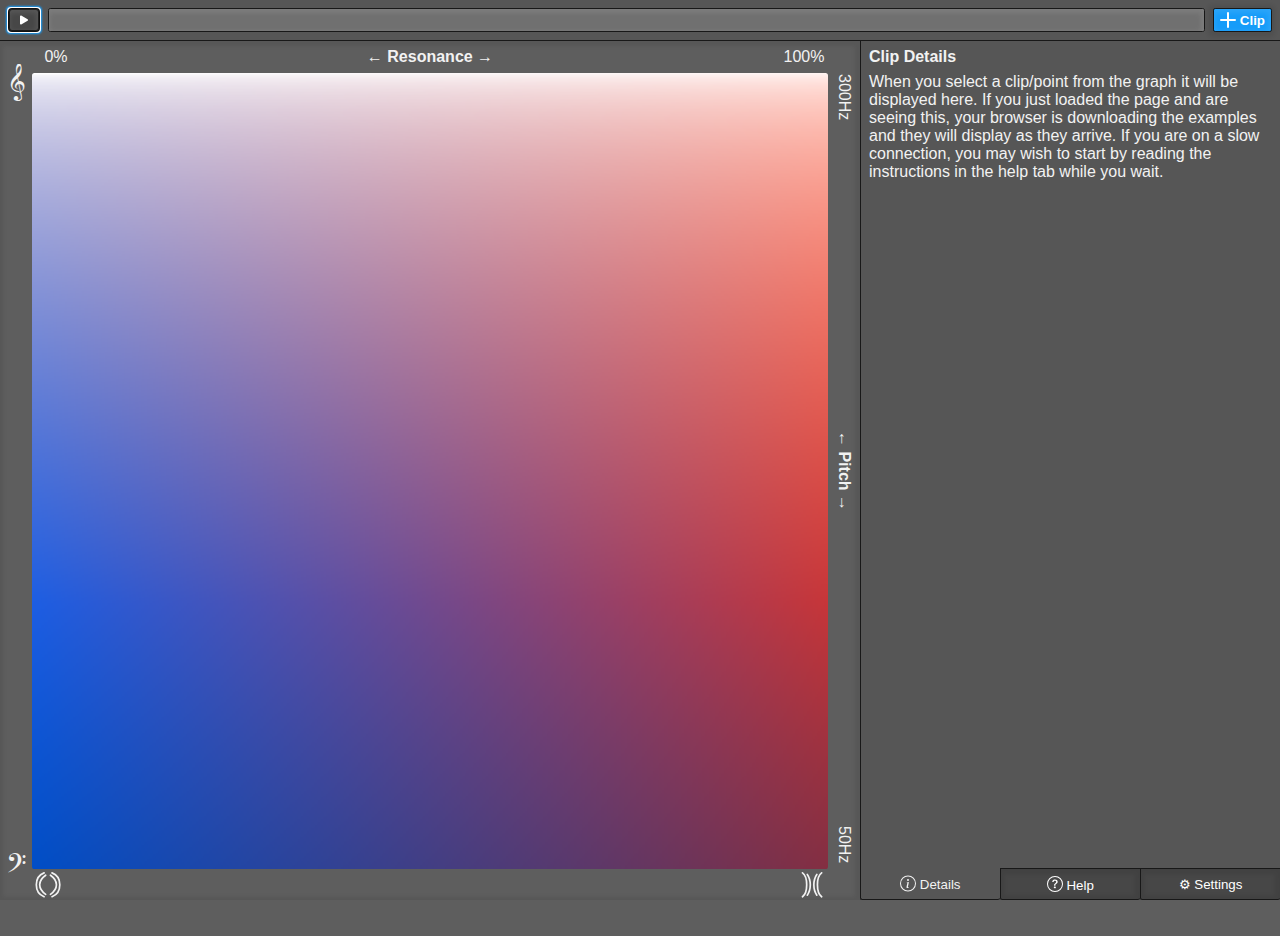
<file: index.html>
<!doctype html>
<!--
Hello! If you're seeing this, you're probably using your browser's
"view-source" feature. We've tried to make the output here readable,
but you may have better luck looking at the source files in our git
repository [1]

- https://gitlab.com/lmcnulty/gender-voice-visualization
- https://github.com/lmcnulty/gender-voice-visualization

The source is free software under the GNU Affero General Public License [1],
and assets under a Creative Commons Attribution Sharealike license.

[1] https://gitlab.com/lmcnulty/gender-voice-visualization,
    https://github.com/lmcnulty/gender-voice-visualization 
[2] https://www.gnu.org/licenses/agpl-3.0.en.html
[3] https://creativecommons.org/licenses/by-sa/4.0/
-->
<html>
	<head>
		<meta charset='utf-8'/>
		<meta name="viewport" content="width=device-width, initial-scale=1">
		<meta name="theme-color" content="#45acf4">
		<title>Acoustic Genderspace Viewer - Research Trial</title>
		<link rel="shortcut icon" href="./resources/logo.png">
		<link rel="icon" sizes="192x192" href="./resources/logo.png">
		<link href="data:text/css," rel="stylesheet" type="text/css" title="Null">
		<link rel="manifest" href="./manifest.json">
		<style>
			
            				
            /* ======================= Variables ======================= */
            body {
            	--header-height: 2.5rem;
            	
            	
            		--body-background: #5e5e5e;
            	
            		--body-color: #f2f2f2;
            	
            		--chrome-color: #f2f2f2;
            	
            		--chrome-background: #565656;
            	
            		--chrome-border: #181818;
            	
            		--accent: #169CF9;
            	
            		--accent-text: #ffffff;
            	
            		--button-color: #ffffff;
            	
            		--button-background: #474747;
            	
            		--input-color: #f2f2f2;
            	
            		--input-background: #707070;
            	
            		--border-radius: 8;
            	
            		--box-shadow-strength: 8;
            	
            		--box-shadow-spread: 40;
            	
            		--highlight-strength: 9;
            	

            	--box-shadow: -1px 1px var(--box-shadow-spread) var(--box-shadow-spread) rgba(0,0,0,calc(var(--box-shadow-strength)));
            	--progress-bar-background: var(--accent);
            }

            				
            /* ======================= Layout ======================= */
            * {
            	box-sizing: border-box;
            }
            html, body {
            	position: relative;
            	margin: 0px;
            	overflow: hidden;
            	background: var(--body-background);
            	color: var(--body-color);
            	font-family: sans-serif;
            }

            html {
            	height: 100%; 
            }
            body { height: 100%; }

            header, footer {
            	height: var(--header-height);
            	width: 100%;
            	padding: .5rem;
            	display: flex;
            	position: relative;
            	align-items: center;

            	background: var(--chrome-background);
            	color: var(--chrome-color);
            	border-color: var(--chrome-border);
            }
            main {
            	height: calc(100% - var(--header-height));
            	display: flex;
            	justify-content: center;
            }
            header button, footer button {
            	height: calc(var(--header-height) - 1rem);
            	flex-shrink: 0;
            	line-height: 1rem;
            	min-width: 2rem;
            }
            button span {
            	display: inline-block;
            	vertical-align: bottom;
            }
            button svg + span {
            	margin-left: .25em;
            }
            button *{
            	height: 100%;
            }
            .spacer {
            	height: 1px;
            	width: 100%;
            	flex-shrink: 1;
            }

            header > * + *, footer > * + *{
            	margin-left: .5rem;
            }

            header > * {
            	z-index: 2;
            }

            main > section {
            	position: relative;
            	border-top: 1px solid var(--chrome-border);
            }
            main > aside {
            	position: relative;
            	color: var(--chrome-color);
            	background: var(--chrome-background);
            }
            input, select {
            	max-width: 100%;
            }

            audio {
            	width: 100%;
            }

            #offscreen {
            	display: none;
            }

            section > *:first-child {
            	margin-top: 0px;
            }

            .wide-body main > section {
            	max-width: calc(100vh - var(--header-height));
            	max-height: 100vw;
            	width: 100%;
            	height: 100%;
            }
            .wide-body main > aside {
            	width: 100%;
            	max-width: calc(100vw - 100vh + var(--header-height));
            }

            .narrow-body main {
            	flex-direction: column;
            }
            .narrow-body aside, .narrow-body .current-tab {
            	border-left: 0px;
            }
            .narrow-body main aside {
            	max-width: 100%;
            	height: calc(100% - 100vw - var(--header-height));
            }
            .narrow-body voice-graph-2d {
            	max-width: calc(60vh - var(--header-height) * .6);
            	max-height: 100%;
            	margin: auto;
            	bottom: 0px;
            	position: relative;
            }
            .narrow-body main > section {
            	max-height: 60%;
            	height: 100vw;
            	flex-shrink: 0;
            }
            .narrow-body main > aside {
            	max-height: calc(100% - 100vw);
            	min-height: 40%;
            	height: 100%;
            }

            .narrow-body .loading-message {
            	display: none !important;
            }

            section > h2:first-child {
            	margin-top: 0px;
            	margin-bottom: 0px;
            }
            section > h2:first-child + p {
            	margin-top: 0px;
            }
            voice-graph-2d {
            	position: absolute;
            	top: 0px;
            	bottom: 0px;
            	width: 100%;
            }
            .hidden {
            	display: none;
            }

            .scrolling-text-box {
            	overflow-y: auto;
            	height: 6em;
            	border: 1px solid var(--chrome-border);
            	padding: 1em;
            }
            .scrolling-text-box *:first-child {
            	margin-top: 0px;
            }
            .scrolling-text-box *:last-child {
            	margin-bottom: 0px;
            }

            /*
            input, button, select, textarea {
            	font-size: inherit;
            }
            */

            				
            /* ======================= Style ======================= */
            button:hover, input:hover, select:hover, textArea:hover {
            	opacity: .8;
            }
            button:active {
            	opacity: .5;
            }
            *:focus {
            	box-shadow: 0px 0px 2px 2px var(--accent) !important;
            }
            button:hover:disabled {
            	opacity: .5;
            }
            *:disabled {
            	opacity: .5;
            }

            a {
            	color: var(--accent);
            }

            .custom-widgets button, 
            .custom-widgets  input[type=submit]
            {
            	padding-top: 0px;
            	padding-bottom: 0px;
            	vertical-align: middle;
            	background: var(--button-background);
            	color: var(--button-color);
            	border: 1px solid var(--chrome-border);
            	border-radius: var(--border-radius);
            	box-shadow: var(--box-shadow);
            }
            .custom-widgets input[type=file]::file-selector-button {
            	padding-top: 0px;
            	padding-bottom: 0px;
            	vertical-align: middle;
            	background: var(--button-background);
            	color: var(--button-color);
            	border: 1px solid var(--chrome-border);
            	border-radius: var(--border-radius);
            	box-shadow: var(--box-shadow);
            }

            .custom-widgets textarea, .custom-widgets select, .custom-widgets input {
            	background: var(--input-background);
            	color: var(--input-color);
            	border: 1px solid var(--chrome-border);
            	border-radius: var(--border-radius);
            	padding: .25em;
            }

            main > section {
              box-shadow: inset var(--box-shadow);
            }

            button, 
            input[type=submit]
            {
            	height: calc(var(--header-height) - 1rem);
            }
            input[type=file]::file-selector-button {
            	height: calc(var(--header-height) - 1rem);
            }
            input, textarea, progress[value], select {
              box-shadow: inset var(--box-shadow);
            }

            button, input[type=submit] {
              position: relative;
            }
            h2 {
            	font-size: 100%;
            }
              
            .custom-widgets button:after, 
            .custom-widgets input[type=submit]:after
            {
              content: ' ';
              position: absolute;
              bottom: 0px;
              left: 0px;
              right: 0px;
              top: 0px;
              box-shadow: inset -1px 2px calc(var(--box-shadow-spread) * 1.25) 2px rgba(255,255,255, calc(var(--highlight-strength) * 1));
              border-radius: var(--border-radius);
            }
            .tab-set button:after {
              content: none;
            }

            voice-graph-2d canvas {
            	border-radius: var(--border-radius);
            }

            textarea {
            	width: 100%;
            	height: 8em;
            	font-family: sans-serif;
            	margin-top: 1em;
            	margin-bottom: 1em;
            }

            .modal {
            	border: 1px solid;
            	padding: 1em;
            	padding-bottom: 0em;
            	border-radius: var(--border-radius);
            	box-shadow: var(--box-shadow);
            }
            .modal section {
            	padding-bottom: 2em;
            }

            .custom-widgets ::selection {
            	background: var(--accent);
            	color: white;
            	color: var(--accent-text);
            }
            h2 {
            	margin-bottom: .5em;
            }
            h2 + p {
            	margin-top: .5em;
            }

            .scrolling-text-box {
            	background: var(--body-background);
            	color: var(--body-color);
            	border-radius: var(--border-radius);
            	box-shadow: inset var(--box-shadow);
            }

            .custom-widgets button.attention{
            	background: var(--accent);
            	color: var(--accent-text);
            	font-weight: bold;
            }
            hr {
            	border: 1px solid var(--chrome-border);
            }
            				
            /* Voice Graph */
            * {
            	--voice-graph-z-index: 0;
            }
            voice-graph-2d {
            	display: block;
            	--padding: 2em;
            }

            voice-graph-2d > canvas {
            	position: relative;
            	height: 100%;
            	width: 100%;
            	float: left;
            }

            voice-graph-2d {
            	padding: var(--padding);
            	overflow: hidden;
            }
            voice-graph-2d > .axis-labels {
            	display: flex; 
            	justify-content: space-between;
            	position: absolute;
            	line-height: var(--padding);
            }
            voice-graph-2d > .axis-labels > .title {
            	font-weight: bold;
            }
            voice-graph-2d > .x.axis-labels {
            	top: 0px;
            	left: var(--padding);
            	right: var(--padding);
            }
            voice-graph-2d > .x-opposite.axis-labels {
            	bottom: 0px;
            	left: var(--padding);
            	right: var(--padding);
            }

            .current-value {
            	z-index: calc(var(--voice-graph-z-index) + 3);

            	text-shadow: var(--body-background) 0px 1px, var(--body-background) 0px -1px, var(--body-background) 1px 0px, var(--body-background) -1px 0px;
            }


            voice-graph-2d > .y-opposite.axis-labels {
            	top: var(--padding);
            	bottom: var(--padding);
            	left: 0px;
            	writing-mode: vertical-rl;
            	text-orientation: mixed;
            }


            voice-graph-2d > .y.axis-labels {
            	top: var(--padding);
            	bottom: var(--padding);
            	right: 0px;
            	writing-mode: vertical-lr;
            	text-orientation: sideways-left;
            }


            voice-graph-2d > .overlay {
            	position: absolute;
            	top: var(--padding);
            	left: var(--padding);
            	bottom: var(--padding);
            	right: var(--padding);
            	overflow: visible;
            }

            voice-graph-2d > .overlay > .marker {
            	display: online-block;
            	height: 1.5em;
            	width: 1.5em;
            	border-radius: 50%;
            	background: black;
            	border: .1em solid white;
            	position: absolute;
            	z-index: calc(var(--voice-graph-z-index) + 2);
            	color: white;
            	text-align: center;
            	line-height: 1em;
            	/*transition: all .1s;*/
            	top: calc(-.75em);
            	left: calc(-.75em);
            }
            .marker:hover {
            	opacity: 1;
            }
            .custom-widgets button.marker:after {
            	box-shadow: 0px;
            	display: none;
            }

            /*voice-graph-2d > .overlay > .marker:hover {*/

            voice-graph-2d > .overlay > .marker.preview {
            }

            voice-graph-2d > .overlay > .marker.playing{
            	border: 2px solid yellow;
            }

            voice-graph-2d > .overlay > .x.hairline {
            	content: '';
            	border-left: .1em dotted black;
            	display: block;
            	position: absolute;
            	z-index: calc(var(--voice-graph-z-index) + 1);
            	height: 100%;
            	top: 0px;
            	left: -1px;
            	transition: .1s all;
            }
            voice-graph-2d > .overlay > .hairline.hidden {
            	opacity: 0;
            }
            voice-graph-2d > .x-opposite.axis-labels > .current-value {
            	position: absolute;
            	width: calc(2 * var(--padding)) ;
            	text-align: center;
            	bottom: 0px;
            	opacity: 0;
            	left: calc(-1 * var(--padding));
            	transition: .1s all;
            }
            voice-graph-2d > .overlay > .y.hairline {
            	content: '';
            	border-top: .1em dotted black;
            	display: block;
            	position: absolute;
            	z-index: calc(var(--voice-graph-z-index) + 2);
            	width: 100%;
            	left: 0px;
            	top: -1px;
            	transition: .1s all;
            }
            voice-graph-2d > .y-opposite.axis-labels > .current-value {
            	position: absolute;
            	height: calc(2 * var(--padding));
            	text-align: center;
            	transform: rotate(180deg);
            	transform-origin: center;
            	left: 0px;
            	bottom: calc(-1 * var(--padding));
            	opacity: 0;
            	transition: .1s all;
            }
            	
            voice-graph-2d .marker > .infobox {
            	position: absolute;
            	width: 18ch;
            	left: calc(0.5em - 9ch);
            	top: calc(-1 * var(--padding));
            	pointer-events: none;
            	text-shadow: rgba(0,0,0,.5) 1px 1px, rgba(0,0,0,.5) -1px -1px, rgba(0,0,0,.5) 1px -1px, rgba(0,0,0,.5) -1px 1px;
            }
            .ratings-bar {
            	box-sizing: border-box;
            	display: flex;
            	width: 100%;
            	overflow: hidden;
            	border-radius: 5px 5px 5px 5px;
            }
            .ratings-bar > span {
            	padding: 2px 0px 2px 0px;
            	display: inline-block;
            	box-sizing: border-box;
            	overflow: hidden;
            	font-size: small;
            	line-height: 1em;
            }
            .infobox .strongly-agree {
            	background: #43db20;
            	color: white;
            	border-radius: 0px 5px 5px 0px;
            }
            .infobox .agree {
            	background: #a5db99;
            	color: white;
            }
            .infobox .disagree {
            	background: #e28888;
            	color: white;
            }
            .infobox .strongly-disagree{
            	background: #e22222;
            	color: white;
            	border-radius: 5px 0px 0px 5px;
            }
            .clef {
            	position: absolute;
            	left: 0px;
            	width: var(--padding);
            	/*z-index: calc(var(--voice-graph-z-index) + 2);*/
            	text-align: center;
            	transform-origin: center center;
            	transform: scale(2);
            	padding: 0px;
            	margin-bottom: -.5em;
            }
            .clef.treble { top: var(--padding); }
            .clef.bass { bottom: var(--padding); }

            .instrument {
            	position: absolute;
            	bottom: calc(var(--padding) * .1);
            	height: calc(var(--padding) * .8);
            }
            .instrument svg {
            	height: 100%;
            }
            .instrument.flute {
            	right: var(--padding);
            }
            .instrument.tuba {
            	left: var(--padding);
            }
            				.spinner,
            .spinner:after {
              border-radius: 50%;
              width: 3em;
              height: 3em;
              position: relative;
              flex-shrink: 0;
            }
            .spinner {
              margin: 60px auto;
              font-size: 10px;
              position: relative;
              text-indent: -9999em;
              border-top: .5em solid var(--accent);
              border-right: .5em solid var(--accent);
              border-bottom: .5em solid var(--accent);
              border-left: .5em solid var(--button-background);
              -webkit-transform: translateZ(0);
              -ms-transform: translateZ(0);
              transform: translateZ(0);
              -webkit-animation: load8 1.1s infinite linear;
              animation: load8 1.1s infinite linear;
            }
            @-webkit-keyframes load8 {
              0% {
                -webkit-transform: rotate(0deg);
                transform: rotate(0deg);
              }
              100% {
                -webkit-transform: rotate(360deg);
                transform: rotate(360deg);
              }
            }
            @keyframes load8 {
              0% {
                -webkit-transform: rotate(0deg);
                transform: rotate(0deg);
              }
              100% {
                -webkit-transform: rotate(360deg);
                transform: rotate(360deg);
              }
            }

            header .spinner {
            	margin-left: 1em;
            }

            header .spinner.hidden + .loading-message {
            	display: none;
            }
            header .spinner + .loading-message {
            	display: inline;
            	flex-shrink: 0;
            }
            			
		</style>

		<script>
			

let darkIcon = String(`
<svg
   xmlns:dc="http://purl.org/dc/elements/1.1/"
   xmlns:cc="http://creativecommons.org/ns#"
   xmlns:rdf="http://www.w3.org/1999/02/22-rdf-syntax-ns#"
   xmlns:svg="http://www.w3.org/2000/svg"
   xmlns="http://www.w3.org/2000/svg"
   id="svg5181"
   version="1.1"
   viewBox="0 0 8.5024996 8.5054264"
   height="32.146492"
   width="32.135433">
  <defs
     id="defs5175" />
  <metadata
     id="metadata5178">
    <rdf:RDF>
      <cc:Work
         rdf:about="">
        <dc:format>image/svg+xml</dc:format>
        <dc:type
           rdf:resource="http://purl.org/dc/dcmitype/StillImage" />
        <dc:title></dc:title>
      </cc:Work>
    </rdf:RDF>
  </metadata>
  <g
     transform="translate(-24.474941,-137.0211)"
     id="layer1">
    <rect style="fill:none;fill-opacity:1;stroke:currentColor;stroke-width:0.56500006;stroke-linecap:round;stroke-linejoin:round;stroke-miterlimit:4;stroke-dasharray:none;stroke-opacity:0"
       id="rect4546-3"
       width="7.9375"
       height="7.9375"
       x="24.757441"
       y="137.30507" />
    <path
       id="path4571"
       d="m 27.40326,137.30506 c -3.43959,1.32291 -3.43959,6.61458 0,7.9375"
       style="fill:none;stroke:currentColor;stroke-width:0.565;stroke-linecap:round;stroke-linejoin:round;stroke-miterlimit:4;stroke-dasharray:none;stroke-opacity:1" />
    <path
       style="fill:none;stroke:currentColor;stroke-width:0.565;stroke-linecap:round;stroke-linejoin:round;stroke-miterlimit:4;stroke-dasharray:none;stroke-opacity:1"
       d="m 27.93242,138.09881 c -2.64583,1.85208 -2.64583,4.49791 0,6.35"
       id="path4573" />
    <path
       style="fill:none;stroke:currentColor;stroke-width:0.565;stroke-linecap:round;stroke-linejoin:round;stroke-miterlimit:4;stroke-dasharray:none;stroke-opacity:1"
       d="m 30.0491,137.30506 c 3.43959,1.32291 3.43959,6.61458 0,7.9375"
       id="path5740" />
    <path
       id="path5742"
       d="m 29.51994,138.09881 c 2.64583,1.85208 2.64583,4.49791 0,6.35"
       style="fill:none;stroke:currentColor;stroke-width:0.565;stroke-linecap:round;stroke-linejoin:round;stroke-miterlimit:4;stroke-dasharray:none;stroke-opacity:1" />
  </g>
</svg>
`)

let brightIcon = String(`
<svg
   xmlns:dc="http://purl.org/dc/elements/1.1/"
   xmlns:cc="http://creativecommons.org/ns#"
   xmlns:rdf="http://www.w3.org/1999/02/22-rdf-syntax-ns#"
   xmlns:svg="http://www.w3.org/2000/svg"
   xmlns="http://www.w3.org/2000/svg"
   xmlns:sodipodi="http://sodipodi.sourceforge.net/DTD/sodipodi-0.dtd"
   xmlns:inkscape="http://www.inkscape.org/namespaces/inkscape"
   width="32.135433"
   height="32.153236"
   viewBox="0 0 8.5025005 8.5072107"
   version="1.1"
   id="svg4565"
   inkscape:version="0.92.4 (5da689c313, 2019-01-14)"
   sodipodi:docname="bright.svg">
  <defs id="defs4559">
	<link href="style.css" type="text/css" rel="stylesheet" 
          xmlns="http://www.w3.org/1999/xhtml"/>
  </defs>
  <sodipodi:namedview
     id="base"
     pagecolor="#ffffff"
     bordercolor="#666666"
     borderopacity="1.0"
     inkscape:pageopacity="0.0"
     inkscape:pageshadow="2"
     inkscape:zoom="11.2"
     inkscape:cx="12.379905"
     inkscape:cy="11.113832"
     inkscape:document-units="mm"
     inkscape:current-layer="svg4565"
     showgrid="false"
     fit-margin-top="0"
     fit-margin-left="0"
     fit-margin-right="0"
     fit-margin-bottom="0"
     units="px"
     inkscape:window-width="1920"
     inkscape:window-height="1002"
     inkscape:window-x="0"
     inkscape:window-y="0"
     inkscape:window-maximized="1" />
  <metadata
     id="metadata4562">
    <rdf:RDF>
      <cc:Work
         rdf:about="">
        <dc:format>image/svg+xml</dc:format>
        <dc:type
           rdf:resource="http://purl.org/dc/dcmitype/StillImage" />
        <dc:title></dc:title>
      </cc:Work>
    </rdf:RDF>
  </metadata>
  <g
     inkscape:label="Layer 1"
     inkscape:groupmode="layer"
     id="layer1"
     transform="translate(-32.790418,-144.57973)">
    <rect
       style="fill:none;fill-opacity:1;stroke:currentColor;stroke-width:0.56500006;stroke-linecap:round;stroke-linejoin:round;stroke-miterlimit:4;stroke-dasharray:none;stroke-opacity:0"
       id="rect4581"
       width="7.9375"
       height="7.9375"
       x="33.072918"
       y="144.86459"
       inkscape:export-xdpi="191.19"
       inkscape:export-ydpi="191.19" />
    <path
       sodipodi:nodetypes="cc"
       inkscape:connector-curvature="0"
       id="path4583"
       d="m 33.866667,144.86458 c 1.85208,1.32292 1.85208,6.61459 0,7.9375"
       style="fill:none;stroke:currentColor;stroke-width:0.56500006;stroke-linecap:round;stroke-linejoin:round;stroke-miterlimit:4;stroke-dasharray:none;stroke-opacity:1" />
    <path
       style="fill:none;stroke:currentColor;stroke-width:0.56500006;stroke-linecap:round;stroke-linejoin:round;stroke-miterlimit:4;stroke-dasharray:none;stroke-opacity:1"
       d="m 35.454167,145.39375 c 1.32291,1.85209 1.32291,5.02709 0,6.87917"
       id="path4585"
       inkscape:connector-curvature="0"
       sodipodi:nodetypes="cc" />
    <path
       style="fill:none;stroke:currentColor;stroke-width:0.56500006;stroke-linecap:round;stroke-linejoin:round;stroke-miterlimit:4;stroke-dasharray:none;stroke-opacity:1"
       d="m 40.216657,144.86459 c -1.85208,1.32292 -1.85208,6.61459 0,7.9375"
       id="path833"
       inkscape:connector-curvature="0"
       sodipodi:nodetypes="cc" />
    <path
       sodipodi:nodetypes="cc"
       inkscape:connector-curvature="0"
       id="path835"
       d="m 38.629157,145.39376 c -1.32291,1.85209 -1.32291,5.02709 0,6.87917"
       style="fill:none;stroke:currentColor;stroke-width:0.56500006;stroke-linecap:round;stroke-linejoin:round;stroke-miterlimit:4;stroke-dasharray:none;stroke-opacity:1" />
  </g>
</svg>
`)
		</script>
		
			<script src="./ui/dom.js"></script>
			<script src="./ui/globals.js"></script>
			<script src="./ui/clip.js"></script>
			<script src="./ui/examples.js"></script>
			<script src="./ui/util.js"></script>
		
	</head>
	<body class="narrow-body custom-widgets">
		<style>
	.popup {
		max-width: 500px;
		width: 400px;
		margin: 1em;
		margin-left: calc(-200px);
		padding: 1em;
		padding-right: 2em;
		color: black;
		background: white;
		border: 2px solid whitesmoke;
		box-shadow: 0px 0px 10px 10px rgba(0, 0, 0, .25);
		position: fixed;
		top: 0px;
		left: 50%;
		z-index: 99999999999999;
		transition: all 1s;
		border-radius: .25em;
	}
	.popup button.close {
		background: none;
		border: none;
		box-shadow: none;
		font-size: 200%;
		color: grey;
		position: absolute;
		top: 0px;
		right: 0px;
	}
	.popup.offscreen {
		top: -300px;
		opacity: 0;
	}
</style>
<div class="popup offscreen">
Please complete <a href="https://brown.co1.qualtrics.com/jfe/form/SV_4PgW7EKNvnxnWLk">our survey</a>
to help us in our research.
<button class="close" onclick="$('.popup').classList.add('offscreen')">×</button>
</div>
<script>
//setTimeout(() => $('.popup').classList.remove('offscreen'), 30000);
</script>
		<header>
			
            				
            <!-- ======================= Player ======================= -->
            <button class="play-pause iconic" title='play/pause'>
            <svg xmlns="http://www.w3.org/2000/svg" width="16" height="16" fill="currentColor" class="bi bi-play-fill" viewBox="0 0 16 16">
              <path d="m11.596 8.697-6.363 3.692c-.54.313-1.233-.066-1.233-.697V4.308c0-.63.692-1.01 1.233-.696l6.363 3.692a.802.802 0 0 1 0 1.393z"/>
            </svg>
            <svg xmlns="http://www.w3.org/2000/svg" width="16" height="16" fill="currentColor" class="bi bi-pause-fill" viewBox="0 0 16 16">
              <path d="M5.5 3.5A1.5 1.5 0 0 1 7 5v6a1.5 1.5 0 0 1-3 0V5a1.5 1.5 0 0 1 1.5-1.5zm5 0A1.5 1.5 0 0 1 12 5v6a1.5 1.5 0 0 1-3 0V5a1.5 1.5 0 0 1 1.5-1.5z"/>
            </svg>
            </button>
            <progress class="player" value="0" min="0"></progress>
            <audio class="clip"></audio>
            <script>
            try {
            	let mediaElement = $('.clip');
            	let playPauseButton = $('button.play-pause');
            	let progressBar = $('progress.player');

            	document.body.addEventListener('keyup', evt => {
            		
            		if (['INPUT', 'TEXTAREA'].filter(
            			tag => tag == document.activeElement.tagName
            		).length == 0) {
            			if (evt.code == 'ArrowRight') {
            				globalState.set('playbackTime', Math.min(globalState.get('playbackTime') + 1, mediaElement.duration));
            			}
            			if (evt.code == 'ArrowLeft') {
            				globalState.set('playbackTime', Math.max(globalState.get('playbackTime') - 1, 0));
            			}
            		}
            		if (evt.code == 'Space' && ['INPUT', 'TEXTAREA', 'BUTTON', 'SUMMARY'].filter(
            			tag => tag == document.activeElement.tagName
            		).length == 0) {
            			globalState.set('playing', !globalState.get('playing'));
            		}
            	});

            	globalState.render(['playingClip'], current => {
            		if (current.playingClip && current.playingClip.audio) {
            			progressBar.setAttribute('max', 60);
            			mediaElement.addEventListener('loadedmetadata', updateDuration);
            			mediaElement.addEventListener('durationchange', updateDuration);
            			mediaElement.src = current.playingClip.audio;
            			globalState.set('playbackTime', 0);
            		}
            	});
            	function updateDuration(evt) {
            		if (mediaElement.duration < 1000 && mediaElement.duration != Infinity) {
            			progressBar.setAttribute('max', mediaElement.duration);
            		};
            	}

            	globalState.render(['playingClip'], current => {
            		progressBar.setAttribute('max', 60);
            		if (current.playingClip && current.playingClip.audio) {
            			mediaElement.addEventListener('loadedmetadata', updateDuration);
            			mediaElement.addEventListener('durationchange', updateDuration);
            			mediaElement.src = current.playingClip.audio;
            			globalState.set('playbackTime', 0);
            		}
            	})

            	globalState.render(['playing'], current => {
            		if (current.playing && !globalState.get('playingClip')) {
            			globalState.set('playing', false);
            			return;
            		}
            		if (current.playing) {
            			playPauseButton.classList.add('playing') ;
            			mediaElement.play();
            		} else {
            			playPauseButton.classList.remove('playing') ;
            			mediaElement.pause();
            		}

            	});
            	playPauseButton.addEventListener('click', evt => {
            		globalState.set('playing', !globalState.get('playing'));
            		globalState.set('previewClip', globalState.get('playingClip'));
            	});

            	progressBar.addEventListener('click', evt => {
            		if (globalState.get('playingClip')) {
            			let pos = (evt.pageX  - progressBar.offsetLeft) / progressBar.offsetWidth;
            			globalState.set('playbackTime', pos * mediaElement.duration);
            		}
            	})
            	
            	let dragInProgress = false;
            	progressBar.addEventListener('mousedown', evt => dragInProgress = true);
            	progressBar.addEventListener('mouseup', evt => dragInProgress = false);
            	progressBar.addEventListener('mousemove', evt => {
            		if (dragInProgress && globalState.get('playingClip')) {
            			let pos =  (evt.pageX  - progressBar.offsetLeft) 
            			          / progressBar.offsetWidth;
            			globalState.set('playbackTime', pos * mediaElement.duration);
            		}
            	})

            	globalState.render(['playbackTime'], current => {
            		if (current.playbackTime && 
            			current.playbackTime != mediaElement.currentTime
            		) {
            			mediaElement.currentTime = current.playbackTime;
            		}

            		progressBar.setAttribute('value', current.playbackTime);
            		if (current.playbackTime >= progressBar.max && globalState.get('playing') == true) {
            			globalState.set('playing', false);
            		}
            	});

            	let updateTime = () => {
            		let playbackTime = globalState.get('playbackTime');
            		if (playbackTime != mediaElement.currentTime) {
            			globalState.set('playbackTime', mediaElement.currentTime);
            		}
            		window.requestAnimationFrame(updateTime);
            	}
            	window.requestAnimationFrame(updateTime);

            } catch(exception) {
            	alert("An unknown error occured.");
            	console.error(exception);
            }
            </script>
            <style>

            	button.play-pause svg {
            		display: none;
            	}
            	button.play-pause svg:first-child {
            		display: inline-block;
            	}
            	button.play-pause.playing svg {
            		display: inline-block;
            	}
            	button.play-pause.playing svg:first-child {
            		display: none;
            	}
            	progress.player {
            		width: 100%;
            		height: calc(var(--header-height) - 1em);
            		vertical-align: center;
            		flex-shrink: 1;
            	}
            	.custom-widgets progress[value] {
            	  /* Reset the default appearance */
            	  -webkit-appearance: none;
            		 -moz-appearance: none;
            			  appearance: none;
            	  
            	  /* Get rid of default border in Firefox. */
            	  border: none;
            	  border: 1px solid var(--chrome-border);
            	  border-radius: var(--border-radius);
            	  overflow: hidden;
            	}
            	.custom-widgets  progress[value]::-webkit-progress-bar, progress[value] {
            		background: var(--input-background);
            		box-shadow: inset -1px 2px calc(var(--box-shadow-spread) * 1.25) 2px rgba(255,255,255, calc(var(--highlight-strength) * 1));
            	}

            	/* These don't work together for some reason*/
            	.custom-widgets progress[value]::-webkit-progress-value {
            		background: var(--progress-bar-background);
            		border-radius: var(--border-radius) 0px 0px var(--border-radius);

            	}
            	.custom-widgets progress[value]::-moz-progress-bar { 
            		background: var(--progress-bar-background);
            		border-radius: var(--border-radius) 0px 0px var(--border-radius);
            	}
            	video.clip {
            		position: absolute;
            		top: 0px;
            		left: 0px;
            		right:0px;
            		bottom: 0px;
            		z-index: 1;
            		width: 100%;
            		height: var(--header-height);
            		margin: 0px;
            		opacity: 0;
            	}
            </style>
            <!-- ====================================================== -->

            			
			<button class="new-clip attention" title='Add new clip'><svg xmlns="http://www.w3.org/2000/svg" width="16" height="16" fill="currentColor" class="bi bi-plus-lg" viewBox="0 0 16 16">
  <path d="M8 0a1 1 0 0 1 1 1v6h6a1 1 0 1 1 0 2H9v6a1 1 0 1 1-2 0V9H1a1 1 0 0 1 0-2h6V1a1 1 0 0 1 1-1z"/>
</svg><span>Clip</span></button>
			<div class="spinner hidden"></div>
			<div class="loading-message">Adding clip...</div>
			<script>
			$('button.new-clip').addEventListener('click', evt => {
				$('.modal').appendChild($('section.new-clip'));
				showModal();
			});
			</script>
		</header>
		<main>
			<section>
				<voice-graph-2d></voice-graph-2d>
			</section>
			<aside>
				
                					
                <div class="current-tab"></div>
                <div class="tab-set">
                	<button class="details hbox iconic"><svg xmlns="http://www.w3.org/2000/svg" width="16" height="16" fill="currentColor" class="bi bi-info-circle" viewBox="0 0 16 16">
                  <path d="M8 15A7 7 0 1 1 8 1a7 7 0 0 1 0 14zm0 1A8 8 0 1 0 8 0a8 8 0 0 0 0 16z"/>
                  <path d="m8.93 6.588-2.29.287-.082.38.45.083c.294.07.352.176.288.469l-.738 3.468c-.194.897.105 1.319.808 1.319.545 0 1.178-.252 1.465-.598l.088-.416c-.2.176-.492.246-.686.246-.275 0-.375-.193-.304-.533L8.93 6.588zM9 4.5a1 1 0 1 1-2 0 1 1 0 0 1 2 0z"/>
                </svg> <span>Details</span></button>
                	<button class="help iconic hbox"><svg xmlns="http://www.w3.org/2000/svg" width="16" height="16" fill="currentColor" class="bi bi-question-circle" viewBox="0 0 16 16">
                  <path d="M8 15A7 7 0 1 1 8 1a7 7 0 0 1 0 14zm0 1A8 8 0 1 0 8 0a8 8 0 0 0 0 16z"/>
                  <path d="M5.255 5.786a.237.237 0 0 0 .241.247h.825c.138 0 .248-.113.266-.25.09-.656.54-1.134 1.342-1.134.686 0 1.314.343 1.314 1.168 0 .635-.374.927-.965 1.371-.673.489-1.206 1.06-1.168 1.987l.003.217a.25.25 0 0 0 .25.246h.811a.25.25 0 0 0 .25-.25v-.105c0-.718.273-.927 1.01-1.486.609-.463 1.244-.977 1.244-2.056 0-1.511-1.276-2.241-2.673-2.241-1.267 0-2.655.59-2.75 2.286zm1.557 5.763c0 .533.425.927 1.01.927.609 0 1.028-.394 1.028-.927 0-.552-.42-.94-1.029-.94-.584 0-1.009.388-1.009.94z"/>
                </svg> <span>Help</span></button>
                	<button class="settings iconic">⚙ Settings</button>
                </div>
                <style>

                		button.hbox {
                			display: flex;
                			align-items: center;
                			justify-content: center;
                		}
                		.tab-set button.hbox span {
                			line-height: 2.5em;
                		}
                	.tab-set {
                		position: absolute;
                		bottom: 0px;
                		height: calc(var(--header-height) - .5rem);
                		display: flex;
                		left: 0px;
                		right: 0px;
                		background: var(--button-background);
                	}
                	.wide-body .tab-set {
                		right: 0px;
                	}
                	.tab-set button {
                		transition: box-shadow .2s all;
                		height: 100%;
                		width: 100%;
                		border-top: 1px solid var(--chrome-border);
                		border-left: 1px solid var(--chrome-border);
                		border-right: 0px;
                		border-radius: 0px 0px var(--border-radius) var(--border-radius);
                		background: var(--button-background);
                		box-shadow: inset var(--box-shadow);
                	}
                	.current-tab {
                		width: 100%;
                		overflow: auto;
                		height: calc(100% - 2em);
                		border: 1px solid var(--chrome-border);
                		border-bottom: 0px;
                		border-right: 0px;
                		padding: .5rem;
                		padding-top: 0px;
                		background: var(--chrome-background);
                		transition: .3s transform;
                		position: absolute;
                	}
                	.current-tab section {
                		min-height: 100%;
                	}
                	.current-tab > section > *:first-child {
                		height: 2em;
                		line-height: 2em;
                	}
                	.tab-set button:disabled {
                		border-top: 0px;
                		opacity: 1;
                		background: var(--chrome-background);
                		color: var(--chrome-color);
                		box-shadow: 2px 2px var(--shadow-spread) 2px rgba(0,0,0,0);
                	}
                	.narrow-body .current-tab.expanded {
                		transform: translate(0, -60%);
                		height: calc(200%);
                		z-index: calc(var(--voice-graph-z-index) + 3);
                	}
                	#expand-collapse-button.expanded {
                		transform: translate(0, -60%);
                	}
                </style>
                <script>
                	let tab = $('.current-tab');
                	tab.addEventListener('click', evt => {
                		let bb = tab.getBoundingClientRect();
                		if (
                			evt.clientY - bb.top < 20 && document.activeElement != $('#theme-select') &&
                			evt.clientX - bb.left > (bb.right - bb.left) / 4 &&
                			evt.clientX - bb.left < 3 * (bb.right - bb.left) / 4

                		) {
                			if (!tab.classList.contains('expanded')) {
                				tab.classList.add('expanded');
                			} else {
                				tab.classList.remove('expanded');
                			}
                		}
                	}, true);
                	
                	for (let tab of ['settings', 'help', 'details']) {
                		let tabButton = $('button.' + tab);
                		tabButton.addEventListener('click', evt => {
                			for (let sibling of tabButton.parentNode.querySelectorAll('button')) {
                				sibling.disabled = false;
                			}
                			clearSelector('.current-tab > section');
                			evt.target.disabled = true;
                			$('aside > .current-tab').appendChild($('section.' + tab));
                		});
                	}
                </script>
                				
			</aside>
		</main>

		
        			
        <!-- ======================= Modal ======================= -->
        <style>
        	.modal-shadow {
        		position: absolute;
        		top: 0px;
        		left: 0px;
        		right: 0px;
        		bottom: 0px;
        		background: rgba(0, 0, 0, .75);
        		z-index: 3;
        		display: flex;
        		align-items: center;
        		justify-content: center;
        		padding: 10px;
        		transition: .2s all;
        		opacity: 1;
        	}
        	.modal-shadow.hidden {
        		display: block;
        		opacity: 0;
        		pointer-events: none;
        	}
        	.modal {
        		max-width: 600px;
        		min-height: 300px;
        		max-height: 90vh;
        		overflow: auto;
        		width: 100%;
        		min-width: 50%;
        		position: relative;
        		background: var(--body-background);
        		color: var(--body-color);
        	}
        	.modal > .close {
        		position: absolute;
        		top: 0em;
        		right: .25em;
        		background: none;
        		color: var(--chrome-color);
        		border: none;
        		box-shadow: none;
        		font-size: 200%;
        	}
        	.modal > .close:after {
        		display: none;
        	}
        	.modal > * > *:first-child {
        		margin-top: 0px;
        	}
        </style>
        <div class="modal-shadow hidden">
        		<div class="modal">
        				<button class="close">×</button>
        		</div>
        </div>
        <script>
        	function showModal() {
        		$('.modal-shadow').classList.remove('hidden');
        		$('.modal > .close').focus();
        	}
        	function hideModal() {
        		$('.modal-shadow').classList.add('hidden');
        		$('.play-pause').focus();
        		resizeEvent(null);
        	}
        	$('.modal > .close').addEventListener('click', evt => {
        			clearSelector('.modal > section');
        			hideModal();
        	});
        </script>

        <!-- ===================================================== -->
        		

		<!-- This is where we keep stuff we don't want visible -->
		<div id="offscreen">
			
            				<style>
            	.settings > label:first-child {
            		font-weight: bold;
            	}
            	#export-clips {
            		margin-right: auto;
            	}
            	section.settings .hbox {
            		display: flex;
            		align-items: center;
            	}
            	section.settings .hbox > * + * {
            		margin-left: .25em;
            	}
            	#import-export {
            		margin-top: .5em;
            		margin-bottom: .5em;
            	}
            	section.settings .hbox h2 {
            		margin: 0px;
            		margin-right: auto;
            	}
            	.example {
            		align-items: center;
            	}
            	section.settings select {
            		width: 50ch;
            		flex-shrink: 1;
            	}
            </style>
            <section class="settings">
            	<h2>Your Data</h2>
            	<div id="import-export" class="hbox">
            		<button id="export-clips">Export</button>
            		<input type="file" id="import-clips-file"/>
            		<button id="import-clips">Import</button>
            	</div>
            	<script>
            		$('#export-clips').addEventListener('click', evt => {
            			let cloneClips = JSON.parse(JSON.stringify(globalState.get('clips')));
            			for (let clip of cloneClips) delete clip.marker;
            			downloadFile('data:text/json;charset=utf-8,' + encodeURIComponent(
            				JSON.stringify(cloneClips)
            			), 'clips.json');
            		});
            		
            		$('#import-clips').addEventListener('click', evt => {
            			if ($('#import-clips-file').files.length > 0) {
            				let reader = new FileReader();
            				reader.onload = evt => {
            					let loadedClips = JSON.parse(evt.target.result);
            					globalState.set('clips', loadedClips);
            					globalState.set('playingClip', last(loadedClips));
            					globalState.set('previewClip', last(loadedClips));
            				}
            				reader.readAsText($('#import-clips-file').files[0]);
            			} else {
            				alert('You need to select the file containing your exported data.');
            			}
            		});
            	</script>
            	<hr>
            	<div class="hbox examples">
            	<h2>Examples</h2>
            		<button id="load-default-clips" onclick="loadDefaultClips()">Reload Defaults</button>
            		<button id="load-extended-clips" onclick="loadExtendedClips()">Load Extended</button>
            	</div>
            	<p>Warning: The extended set of examples may use large amounts of data.</p>

            	<hr>

            	<h2>Theme</h2>
            	<select id="theme-select">
            		<option value="Deep Dark">Deep Dark</option>
            		<option value="Light Blue">Light Blue</option>
            		<option value="Light Red">Light Red</option>
            		<option value="Popular">Popular</option>
            		<option value="Pinkin Blue">Pinkin Blue</option>
            		<option value="Pink Pank">Pink Pank</option>
            		<option value="80s">80's</option>
            		<option value="90s">90's</option>
            		<option value="00s">00's</option>
            		<option value="10s">10's</option>
            		<option value="custom">Custom</option>
            	<select>
            	<br>
            	<br>

            	<details id="set-colors">
            		<summary>Customize</summary>
            		Rounded Corners:
            		<input type="range" value="15" id="border-radius" />
            		<br>
            		Shadow Strength:
            		<input type="range" value="5" id="box-shadow-strength" class="proportion"  />
            		<br>
            		Shadow Spread:
            		<input type="range" value="15" id="box-shadow-spread" />
            		<br>
            		Highlight Strength:
            		<input type="range" value="0" id="highlight-strength" class="proportion" />
            		<br>
            		<br>

            		<input type="color" id="body-background" >
            		<label for="body-background">background color</label>
            		<br>	
            		<input type="color" id="body-color" >
            		<label for="body-color">text color</label>
            		<br>	
            		<input type="color" id="chrome-color" >
            		<label for="chrome-color">chrome color</label>
            		<br>
            		<input type="color" id="chrome-background"  >
            		<label for="chrome-background">chrome background</label>
            		<br>
            		<input type="color" id="chrome-border" >
            		<label for="chrome-border">chrome border</label>
            		<br>
            		<input type="color" id="accent" >
            		<label for="accent">accent</label>
            		<br>
            		<input type="color" id="accent-text" >
            		<label for="accent">accent text</label>
            		<br>
            		<input type="color" id="button-color" >
            		<label for="button-color">button color</label>
            		<br>
            		<input type="color" id="button-background" >
            		<label for="button-background">button background</label>
            		<br>
            		<input type="color" id="input-color" >
            		<label for="input-color">input color</label>
            		<br>
            		<input type="color" id="input-background" >
            		<label for="input-background">input background</label>
            		<br>

            	</details>
            	<script>

            		let themeState = new StateManager();
            		let themes = {
            	"Light Blue": {
            		"body-background":"#ffffff",
            		"body-color":"#000000",
            		"chrome-color":"#000000",
            		"chrome-background":"#f4f7f9",
            		"chrome-border":"#bfc2c4",
            		"accent":"#0fa9ff",
            		"accent-text":"#ffffff",
            		"button-color":"#000000",
            		"button-background":"#f7f7f7",
            		"input-color":"#000000",
            		"input-background":"#ffffff",
            		"border-radius":"30",
            		"box-shadow-strength":"11",
            		"box-shadow-spread":"30",
            		"highlight-strength":"24"
            	},
            	"Light Red":{"body-background":"#ffffff",
            		"body-color":"#401a25",
            		"chrome-color":"#401a25",
            		"chrome-background":"#f9f4f5",
            		"chrome-border":"#c4bfc0",
            		"accent":"#ff6d96",
            		"accent-text":"#ffffff",
            		"button-color":"#401a25",
            		"button-background":"#f7f7f7",
            		"input-color":"#401a25",
            		"input-background":"#ffffff",
            		"border-radius":"30",
            		"box-shadow-strength":"11",
            		"box-shadow-spread":"30",
            		"highlight-strength":"29"
            	},

            	"Pinkin Blue": {
            		"body-background":"#c6efff",
            		"body-color":"#2d2d2d",
            		"chrome-color":"#2d2d2d",
            		"chrome-background":"#aee8ff",
            		"chrome-border":"#25a5d8",
            		"accent":"#ff8cb3",
            		"accent-text":"#ffffff",
            		"button-color":"#000000",
            		"button-background":"#55cdfc",
            		"input-color":"#000000",
            		"input-background":"#ffffff",
            		"border-radius":"37",
            		"box-shadow-strength":"10",
            		"box-shadow-spread":"30",
            		"highlight-strength":"50"
            	},

            	"Pink Pank": {"body-background":"#ffe5f8",
            		"body-color":"#401a25",
            		"chrome-color":"#401a25",
            		"chrome-background":"#ffdcf7",
            		"chrome-border":"#ea9cd9",
            		"accent":"#dd55c6",
            		"accent-text":"#ffffff",
            		"button-color":"#000000",
            		"button-background":"#ffe8f9",
            		"input-color":"#401a25",
            		"input-background":"#ffffff",
            		"border-radius":"49",
            		"box-shadow-strength":"6",
            		"box-shadow-spread":"41",
            		"highlight-strength":"32"
            	},

            	"Deep Dark": {
            		"body-background":"#5e5e5e",
            		"body-color":"#f2f2f2",
            		"chrome-color":"#f2f2f2",
            		"chrome-background":"#565656",
            		"chrome-border":"#181818",
            		"accent":"#169CF9",
            		"accent-text":"#ffffff",
            		"button-color":"#ffffff",
            		"button-background":"#474747",
            		"input-color":"#f2f2f2",
            		"input-background":"#707070",
            		"border-radius":"8",
            		"box-shadow-strength":"8",
            		"box-shadow-spread":"40",
            		"highlight-strength":"9"
            	},

            	"Popular": {
            		"body-background":"#ffffff",
            		"body-color":"#474747",
            		"chrome-color":"#474747",
            		"chrome-background":"#ffffff",
            		"chrome-border":"#d1d1d1",
            		"accent":"#a74b91",
            		"accent-text":"#ffffff",
            		"button-color":"#000000",
            		"button-background":"#f7f7f7",
            		"input-color":"#000000",
            		"input-background":"#f7f7f7",
            		"border-radius":"32",
            		"box-shadow-strength":"8",
            		"box-shadow-spread":"50",
            		"highlight-strength":"0"
            	},

            	"Ubuntu" : {
            		"body-background": "#ffffff",
            		"body-color": "#000000",
            		"chrome-color": "#000000",
            		"chrome-background": "#f5f6f7",
            		"chrome-border": "#b4b7ba",
            		"accent": "#e95421",
            		"accent-text":"#ffffff",
            		"button-color": "#000000",
            		"button-background": "#f0f3f4",
            		"input-color": "#000000",
            		"input-background": "#ffffff",
            		"border-radius": "0.3",
            		"box-shadow-spread": "5",
            		"box-shadow-strength": "0.15",
            		"highlight-strength": "0.15"
            	},

            	"10s": {
            		"body-background": "#ffffff",
            		"body-color": "#2d2d2d",
            		"chrome-color": "#2d2d2d",
            		"chrome-background": "#f0f0f0",
            		"chrome-border": "#8d8d8d",
            		"accent": "#1979ca",
            		"accent-text":"#ffffff",
            		"button-color": "#000000",
            		"button-background": "#dcdcdc",
            		"input-color": "#000000",
            		"input-background": "#ffffff",
            		"border-radius": ".4",
            		"box-shadow-spread": "5",
            		"box-shadow-strength": "0.0",
            		"highlight-strength": "0.0"
            	},
            	"90s" : {
            		"body-background":"#fffee2",
            		"body-color":"#2d2d2d",
            		"chrome-color":"#2d2d2d",
            		"chrome-background":"#c0c0c0",
            		"chrome-border":"#404040",
            		"accent":"#000080",
            		"accent-text":"#ffffff",
            		"button-color":"#000000",
            		"button-background":"#c3c3c3",
            		"input-color":"#000000",
            		"input-background":"#ffffff",
            		"border-radius":"15",
            		"box-shadow-strength":"38",
            		"box-shadow-spread":"0",
            		"highlight-strength":"60"
            	},

            	"Pinkin Blues Old": {
            		"body-background": "#d8f4ff",
            		"body-color": "#2d2d2d",
            		"chrome-color": "#2d2d2d",
            		"chrome-background": "#aee8ff",
            		"chrome-border": "#25a5d8",
            		"accent": "#f7a8b8",
            		"accent-text": "#ffffff",
            		"button-color": "#000000",
            		"button-background": "#55cdfc",
            		"input-color": "#000000",
            		"input-background": "#ffffff",
            		"border-radius": ".6em",
            		"box-shadow-spread": "5px",
            		"box-shadow-strength": "0.15",
            		"highlight-strength": "0.40",
            		"border-radius":"32",
            		"box-shadow-strength":"8",
            		"box-shadow-spread":"5",
            		"highlight-strength":"0"
            	},

            	"80s": {
            		"body-background": "#000000",
            		"body-color": "#00ff0c",
            		"chrome-color": "#00ff0c",
            		"chrome-background": "#000000",
            		"chrome-border": "#00ff0c",
            		"accent": "#00ff0c",
            		"accent-text": "#000000",
            		"button-color": "#00ff0c",
            		"button-background": "#000000",
            		"input-color": "#00ff0c",
            		"input-background": "#000000",
            		"border-radius": "0em",
            		"box-shadow-spread": ".5",
            		"box-shadow-strength": "15",
            		"highlight-strength": "0.0"
            	},

            	"00s": {
            		"body-background": "#f4f3ee",
            		"body-color": "#000000",
            		"chrome-color": "#000000",
            		"chrome-background": "#ece9d8",
            		"chrome-border": "#76a2cb",
            		"accent": "#0070f6",
            		"accent-text": "#ffffff",
            		"button-color": "#000000",
            		"button-background": "#f3f3ef",
            		"input-color": "#000000",
            		"input-background": "#ffffff",
            		"border-radius": "12",
            		"box-shadow-spread": "20",
            		"box-shadow-strength": "15",
            		"highlight-strength": "15"
            	}
            };
            		let theme = $('#theme-select').value;
            		loadTheme(themes[theme]);
            		
            		for (let colorSelect of $$('#set-colors > input[type=color]')) {
            			if (!themeState.state.hasOwnProperty(colorSelect.id)) {
            				themeState.init(colorSelect.id, null);
            			}
            			themeState.render([colorSelect.id], current => {
            				document.body.style.setProperty('--' + colorSelect.id, current[colorSelect.id]);
            			});
            		}

            		for (let colorSelect of $$('#set-colors > input[type=color]')) {
            			themeState.sync(colorSelect.id, colorSelect, 'value');
            			themeState.set(colorSelect.id, colorSelect.value);
            			colorSelect.addEventListener('change', evt => {
            				$('#theme-select').value = 'custom';
            			});
            		}

            		for (let select of $$('#set-colors > input[type=range]')) {
            			themeState.sync(select.id, select, 'value');
            			select.addEventListener('change', evt => {
            				$('#theme-select').value = 'custom';
            			});
            		}


            		for (let select of $$('#set-colors > input[type=range]')) {
            			themeState.render([select.id], current => {
            				if (select.classList.contains('proportion')) {
            					document.body.style.setProperty('--' + select.id, current[select.id] / 100);
            				}
            				if (select.id == 'border-radius') {
            					document.body.style.setProperty('--' + select.id, (current[select.id] / 50) + 'em');
            				}
            				if (select.id == 'box-shadow-spread') {
            					document.body.style.setProperty('--' + select.id, (current[select.id] / 100) * 10 + 'px');
            				}
            			});
            		}

            		function doLoadTheme(theme) {
            			if (themes[theme]) {
            				loadTheme(themes[theme]);
            			} else {
            				setTimeout(() => doLoadTheme(theme), 1000);
            			}
            		}
            		$('#theme-select').addEventListener('change', evt => {
            			let theme = $('#theme-select').value;
            			doLoadTheme(theme);
            		});


            		for (let colorSelect of $$('#set-colors > input[type=color]')) {
            			if (!themeState.state.hasOwnProperty(colorSelect.id)) {
            				themeState.init(colorSelect.id, current[colorSelect.id]);
            			}
            			themeState.render([colorSelect.id], current => {
            				document.body.style.setProperty('--' + colorSelect.id, current[colorSelect.id]);
            			});
            		}

            		theme = $('#theme-select').value;
            		loadTheme(themes[theme]);

            		function nativeWidgets() {$('body').classList.remove('custom-widgets')};
            		function customWidgets() {$('body').classList.add('custom-widgets')};

            		function recordTheme() {
            			let theme = {};
            			for (let key in themeState.state) {
            				theme[key] = themeState.get(key);
            			}
            			alert(JSON.stringify(theme));
            		}
            		function loadTheme(theme) {
            			for (let key in theme) {
            				if (themeState.state.hasOwnProperty(key)) {
            					themeState.set(key, theme[key]);
            				}  else {
            					themeState.init(key, theme[key]);
            				}
            			}
            		}
            		function nativeStyle() {
            			whiteLight();
            			document.body.style.setProperty('--body-background', 'White');
            			document.body.style.setProperty('--body-color', 'Black');
            			document.body.style.setProperty('--chrome-color', 'WindowText');
            			document.body.style.setProperty('--chrome-background', 'Window');
            			document.body.style.setProperty('--chrome-border', 'ButtonShadow');
            			document.body.style.setProperty('--accent', 'Highlight');
            			document.body.style.setProperty('--button-color', 'ButtonText');
            			document.body.style.setProperty('--button-background', 'ButtonFace');
            			document.body.style.setProperty('--input-color', '#000000');
            			document.body.style.setProperty('--border-radius', 15 / 50 + "em");
            			document.body.style.setProperty('--box-shadow-spread', .50 * 10 + "px");
            			document.body.style.setProperty('--box-shadow-strength', '0.05');
            			document.body.style.setProperty('--highlight-strength', '0');
            			document.querySelector('input.highlight-strength').value = '0';
            			nativeWidgets();
            		}
            	</script>
            </section>
            				<style>
            	.wide-body .mobile-help {
            		display: none;
            	}
            	.mobile-help {
            		font-size: smaller;
            		font-style: italic;
            	}
            	.wide-body .mobile-help + p {
            		margin-top: 0px;
            	}
            	.help details + details {
            		margin-top: .5em;
            	}
            	.help .notice {
            		text-align: center;
            		margin-bottom: 0px;
            		font-weight: bold;
            	}
            	.notice + h2 {
            		margin-top: 0px;
            	}
            </style>
            <section class="help">
            	<!--p class='notice'>Help us out! Answer 
            	<a href="https://brown.co1.qualtrics.com/jfe/form/SV_4PgW7EKNvnxnWLk">our survey</a>.
            	</p-->
            	<h2>Tutorial</h2>

            	<div class='mobile-help'>
            	Mobile users: You can tap the top edge of this pane
            	to expand/collapse it for easier reading.
            	</div>

            	<p>
            	<img src="resources/logo.png" alt="An acoustic guitar where the headstick is semi-triangular forming a Mars-sign along with the neck and sound hold. Likewise, the sound hole, strings, and bridge form a Venus sign. The image is in the pink, blue, and white transgender pride colors." style="float: right" width='128'/>
            	This app visualizes the pitch and resonance of voices in recordings over time.
            	<strong>Pitch</strong> is our perception of the frequency at which the vocal folds vibrate.
            	<strong>Resonance</strong> is the effect exerted on a sound by the passage the air travels through.
            	The program plots recordings in a <strong>2-dimensional space</strong>,
            	where the Y-axis represents pitch,
            	and the X-axis represents resonance,
            	with brighter sounds represented with a higher percentage.
            	</p>
            	

            	<p>Typically, voices perceived as female have brighter resonance and higher pitch (top right),
            	while those perceived as male have darker resonance and lower pitch (bottom left).
            	These features can be blended in different degrees
            	to create a <strong>broad spectrum</strong> of perceptual and aesthetic qualities related to gender.
            	There are no sharp cutoffs at which a voice is 
            	guaranteed to be gendered a specific way,
            	just as the colors in the graph blend seamlessly into one another.

            	<p>Press the <strong>play button</strong> in the top-left corner of the app to play the clip
            	associated with the selected point on the graph.
            	Examine some of the provided examples to get a sense
            	of how positions on the graph correspond to your perceptions of gender.
            	(Note: Example clips may take some time to show up on slow connections).
            	You can visualize your own recordings by pressing the <strong>add clip button</strong>
            	in the top-right and submitting a recording.
            	It will take some time to process,
            	so you may wish to examine the other clips while the recording is processed.

            	<p>Your clips are sent to our server for processing,
            	but they are <strong>not stored persistently</strong>.
            	You can save the sound file from your recording
            	using the <strong>download button</strong> in the "Details" tab.
            	From the settings tab,
            	you can also <strong>export</strong> all of your data in a single file
            	which can be imported for viewing at another time.
            	Otherwise, your data will be lost when you exit the page.

            	<p>We hope that using this program will help you understand how voices are gendered
            	and assess your own progress if you are trying to alter your voice
            	to better match your gender identity or desired presentation. Good luck!

            	<h2>FAQ</h2>
            	<details>
            		<summary>Why does the marker move around so much even when I'm not changing my voice drastically?</summary>
            		<p>Most speech has a broad range of values in pitch and resonance,
            		e.g. The highest and brightest phone spoken in a sample of typical male speech
            		may well be similar in pitch in resonance to the <em>average</em> phone in typical female speech.
            		Our perception of a voice is based on the overall tendencies within speech
            		rather than the moment-to-moment features of individual phones.</p>
            	</details>
            	<details>
            		<summary>Why do all the markers start so close together?</summary>
            		<p>When not playing, the markers are displayed at the median values across the whole clip.
            		Because there's a wide range of values in most speech,
            		this pushes the median towards the center.
            		However, a small change in median values
            		can have a big influence on how a voice is gendered</p>
            	</details>
            	<details>
            		<summary>Does this program support languages other than English?</summary>
            		<p>Not currently. 
            		If you add recording in another language, 
            		you <em>might</em> get an output,
            		but it will probably not be very accurate.</p>
            	</details>
            	<details>
            		<summary>Do accent and dialect affect pitch and resonance?</summary>
            		<p>Yes, so you may wish to upload recordings of other speakers with your accent or dialect
            		to better compare with your own voice.</p> 
            	</details>
            	<details>
            		<summary>Ok, I can see my resonance now, but how do I actually change it?</summary>
            		<p>There are several ways. One is to raise (brightening) or lower (darkening) your larynx.
            		Your larynx raises when you swallow and lowers when you yawn.
            		You may be able to feel it move if you put your hand over the front of your neck
            		while you make one of these movements.
            		If you can learn to control your larynx position in normal speech,
            		it can have a big effect on your resonance.
            		</p> 
            		<p>
            		Your resonance is also affected by the space in your mouth.
            		Holding your tongue higher in your mouth as you speak will brighten your resonance,
            		and holding it lower will darken it.
            		</p>
            	</details>
            	<details>
            		<summary>Even though my pitch and resonance seem to be in the right spot,
            		I don't feel like my voice sounds like I want it to.</summary>
            		<p>There are many dimensions to voice other than pitch and resonance,
            		so you might need to target other features.
            		You might also be straining to reach a particular point,
            		which can be audible to a listener.
            		It might help to pick a less extreme target
            		which you can reach comfortably.</p>
            	</details>
            	<details>
            		<summary>Can I donate to encourage further development?</summary>
            		<p>Yes! You can donate through any of the following platforms:</p>
            		<ul>
            			<li><a href="https://liberapay.com/lmcnulty">Liberapay</a> - Recurring donations, no extra fees, free-software focus
            			<li><a href="https://ko-fi.com/lmcnulty">Ko-fi</a> - One-time or recurring donations, no extra fees 
            			<li><a href="https://www.patreon.com/lmcnulty">Patreon</a> - Recurring donations, takes a cut
            		</ul>
            	</details>

            	<h2>Credits</h2>
            	<p>This application is developed by <a href="https://lmcnulty.me">Luna McNulty</a>
            	as part of a research project for her Sc. M. program at Brown University.
            	Its content is available under <a href="https://creativecommons.org/licenses/by-sa/4.0/">CC BY-SA 4.0</a>
            	and uses Creative-Commons-licensed sound files from
            	Morgan and Christine Lemmer-Webber's podcast <a href="https://fossandcrafts.org">Foss and Crafts</a>
            	as well as public domain content audiobook content from <a href="librivox.org">Librivox</a>.</p>
            </section>
            				
            <!-- Details -->
            <style>
            .details  h2 {
            	margin-bottom: .5em;
            	margin-top: 0px;
            }
            .details {
            	position: relative;
            }
            .details table {
            	margin-bottom: .5em;
            	margin-top: .5em;
            	border-collapse: collapse;
            	margin: auto;
            }
            .details table td, .details table th {
            	border: 1px solid var(--chrome-border);
            	padding: .25em;
            	text-align: center;
            }

            .details .view {
            	display: none;
            }
            .details.has-selection .view {
            	display: block;	
            }
            .details.has-selection .instructions{
            	display: none;	
            }
            .details .hbox h2 {
            	display: inline;
            	margin: 0px;
            	margin-right: auto;
            }
            .details .hbox > * + * {
            	margin-left: .5em;
            }
            .details .hbox {
            	display: flex;
            	flex-wrap: wrap;
            	align-items: center;
            	margin-bottom: 1em;
            	height: 2em;
            }
            .details label {
            	font-weight: bold;
            }
            td.highlight {
            	background: var(--accent);
            	color: white;
            	color: var(--accent-text);
            }
            .details details {
            	margin-top: .5em;
            }
            .details summary {
            	margin-bottom: .5em;
            }
            #delete-confirm.hidden {
            	display: inline-block;
            	overflow: hidden;
            	opacity: 0;
            	width: 1ch;
            	height: 1ch;
            	visibility: hidden;
            }
            #delete-confirm {
            	transition: .3s all;
            }
            </style>
            <section class="details"> 
            	<h2 class='instructions'>Clip Details</h2>
            	<div class='instructions'>
            		When you select a clip/point from the graph it will be displayed here.
            		If you just loaded the page and are seeing this,
            		your browser is downloading the examples
            		and they will display as they arrive.
            		If you are on a slow connection,
            		you may wish to start by reading the instructions in the help tab
            		while you wait.
            	</div>
            	<div class='view'>
            		<div class="hbox">
            			<h2 id="preview-title"></h2>
            			<span class='buttons'>
            				<span id='delete-confirm' class='hidden'>Press again to delete</span>
            				<button class='delete' title='Delete Clip'><svg xmlns="http://www.w3.org/2000/svg" width="16" height="16" fill="currentColor" class="bi bi-trash" viewBox="0 0 16 16">
              <path d="M5.5 5.5A.5.5 0 0 1 6 6v6a.5.5 0 0 1-1 0V6a.5.5 0 0 1 .5-.5zm2.5 0a.5.5 0 0 1 .5.5v6a.5.5 0 0 1-1 0V6a.5.5 0 0 1 .5-.5zm3 .5a.5.5 0 0 0-1 0v6a.5.5 0 0 0 1 0V6z"/>
              <path fill-rule="evenodd" d="M14.5 3a1 1 0 0 1-1 1H13v9a2 2 0 0 1-2 2H5a2 2 0 0 1-2-2V4h-.5a1 1 0 0 1-1-1V2a1 1 0 0 1 1-1H6a1 1 0 0 1 1-1h2a1 1 0 0 1 1 1h3.5a1 1 0 0 1 1 1v1zM4.118 4 4 4.059V13a1 1 0 0 0 1 1h6a1 1 0 0 0 1-1V4.059L11.882 4H4.118zM2.5 3V2h11v1h-11z"/>
            </svg></button>
            				<button class='download' title='Download Clip'><svg xmlns="http://www.w3.org/2000/svg" width="16" height="16" fill="currentColor" class="bi bi-download" viewBox="0 0 16 16">
              <path d="M.5 9.9a.5.5 0 0 1 .5.5v2.5a1 1 0 0 0 1 1h12a1 1 0 0 0 1-1v-2.5a.5.5 0 0 1 1 0v2.5a2 2 0 0 1-2 2H2a2 2 0 0 1-2-2v-2.5a.5.5 0 0 1 .5-.5z"/>
              <path d="M7.646 11.854a.5.5 0 0 0 .708 0l3-3a.5.5 0 0 0-.708-.708L8.5 10.293V1.5a.5.5 0 0 0-1 0v8.793L5.354 8.146a.5.5 0 1 0-.708.708l3 3z"/>
            </svg></button>
            			</span>
            		</div>

            		<table>
            			<tr>
            				<th></th>
            				<th>Mean</th>
            				<th>Median</th>
            				<th>St. dev.</th>
            			</tr>
            			<tr>
            				<th>Pitch</th>
            				<td id='preview-mean-pitch'>--</td>
            				<td id='preview-median-pitch'>--</td>
            				<td class='highlight'><span id='preview-stdev-pitch'></span>*</td>
            			</tr>
            			<tr>
            				<th>Resonance</th>
            				<td id='preview-mean-resonance'>--</td>
            				<td id='preview-median-resonance'>--</td>
            				<td id='preview-stdev-resonance'>--</td>
            			</tr>
            		</table>
            		<br>
            		<div>
            			<label for="preview-transcript">Transcript</label>:
            			<span id='preview-transcript'></span>
            		</div>
            		<details>
            			<summary>Advanced</summary>

            			<button id='dl-json'>Download JSON</button>
            		</details>
            		<hr>
            		<div>
            			<small>* In many contexts, greater variation in pitch (standard deviation) is 
            			associated with women's speech, whereas monotone is associated with men's speech.
            			</small>
            		</div>
            	</div>
            </section>
            <script>

            globalState.render(['previewClip'], current => {
            	if (current.previewClip) {
            		$('.details').classList.add('has-selection');
            		$('#preview-title').innerHTML = current.previewClip.title || '';
            		if (current.previewClip.meanPitch) {
            			$('#preview-mean-pitch').innerHTML = Math.round(current.previewClip.meanPitch) + 'Hz';
            			$('#preview-mean-resonance').innerHTML = Math.round(current.previewClip.meanResonance * 100) + '%';
            			$('#preview-stdev-pitch').innerHTML = Math.round(current.previewClip.stdevPitch) + 'Hz';
            			$('#preview-stdev-resonance').innerHTML = Math.round(current.previewClip.stdevResonance * 100) + '%';
            			$('#preview-median-pitch').innerHTML = Math.round(current.previewClip.medianPitch) + 'Hz';
            			$('#preview-median-resonance').innerHTML = Math.round(current.previewClip.medianResonance * 100) + '%';
            		}
            		if (current.previewClip.transcript) {
            			$('#preview-transcript').innerHTML = current.previewClip.transcript;
            		}
            	} else {
            		$('.details').classList.remove('has-selection');
            	}
            })

            $('section.details button.download').addEventListener('click', evt => {
            	let previewClip = globalState.get('previewClip');
            	downloadFile(previewClip.audio, previewClip.title);
            });

            let lastDeletePress = 0;
            $('section.details button.delete').addEventListener('click', evt => {
            	if (Date.now() - lastDeletePress > 4000) {
            		$('#delete-confirm').classList.remove('hidden');
            		lastDeletePress = Date.now();
            		window.setTimeout(() => {
            			$('#delete-confirm').classList.add('hidden');
            		}, 4000)
            	} else {
            		let previewClip = globalState.get('previewClip');
            		globalState.mutate('clips', clips => {
            			let index = clips.indexOf(previewClip);
            			clips.splice(index, 1);
            		})
            		globalState.set('previewClip', null);
            	}
            });

            $('#dl-json').addEventListener('click', evt => {
            	let previewClip = globalState.get('previewClip');
            	let cloneClip = JSON.parse(JSON.stringify(previewClip));
            	delete cloneClip.marker;
            	downloadFile(
            		'data:text/json;charset=utf-8,' 
            		+ encodeURIComponent(JSON.stringify(cloneClip)), 

            		previewClip.title + '.json'
            	);
            })

            </script>
            				
            <section class="new-clip">
            	<style>
            		#record-voice + label + div, #upload-file + label + div {
            			margin-left: 1em;
            			padding: .5em;
            		}
            		#script-select {	
            			max-width: calc(100% - 6ch);
            		}
            		#title-input {
            			max-width: calc(100% - 16ch);
            		}
            		section.new-clip .new-clip {
            			margin-bottom: 1em;
            		}
            		.new-clip .hbox {
            			display: flex;
            			align-items: center;
            		}
            		.new-clip .hbox select, .hbox input[type=text] {
            			width: 100%;
            			flex-shrink: 1;
            		}
            		.new-clip .hbox label {
            			margin-left: 1em;
            			margin-right: .5em;
            		}
            		.new-clip .hbox label:first-child {
            			margin-left: 0px;
            		}
            		.new-clip h2 {
            			margin-top: 0px;
            		}
            		.new-clip #submit {
            			float: right;
            		}
            		#upload-file + label + div, #record-voice + label + div {
            		}
            		/* Show upload/recording elements only when that option is selected. */
            		#record-voice          + label + div { display: none; }
            		#record-voice:checked  + label + div { display: block; }
            		#upload-file           + label + div { display: none;}
            		#upload-file:checked   + label + div { display: block;}
            	</style>

            	<h2>Add a Clip</h2>

            	<div class="hbox">
            		<label for="title-input">Title</label>
            		<input type="text" id="title-input" value="Untitled"/>

            		<label for="color-select">Color</label>
            		<input type="color" id="color-select" value="#000000"/>
            	</div>

            	<br>

            	<!-- Script selection -->
            	<div class="hbox">
            		<label for="script-select">Script </label>
            		<select class="script" id="script-select">
            			
            	<option value="When the sunlight strikes raindrops in the air, they act as a prism and form a rainbow. The rainbow is a division of white light into many beautiful colors. These take the shape of a long round arch, with its path high above, and its two ends apparently beyond the horizon. There is , according to legend, a boiling pot of gold at one end. People look, but no one ever finds it."
            	>Rainbow Passage</option>

            	<option value="You wish to know all about my grandfather. Well, he is nearly 93 years old, yet he still thinks as swiftly as ever. He dresses himself in an old black frock coat, usually several buttons missing. A long beard clings to his chin, giving those who observe him a pronounced feeling of the utmost respect. When he speaks, his voice is just a bit cracked and quivers a bit. Twice each day he plays skillfully and with zest upon a small organ. Except in the winter when the snow or ice prevents, he slowly takes a short walk in the open air each day. We have often urged him to walk more and smoke less, but he always answers, “Banana oil!” Grandfather likes to be modern in his language.">
            	Grandfather passage</option>

            	<option value="Please call Stella. Ask her to bring these things with her from the store: Six spoons of fresh snow peas, five thick slabs of blue cheese, and maybe a snack for her brother Bob. We also need a small plastic snake and a big toy frog for the kids. She can scoop these things into three red bags, and we will go meet her Wednesday at the train station."
            	>Please call stella</option>

            	<option value="
            		That quick beige fox jumps in the air over each thin dog. Look out, I shout, for he's foiled you again, creating chaos."
            	>Phonetic Pangram: Quick beige fox...</option>
            		

            	<option value="
            		The beige hue on the waters of the loch impressed all, including the French queen, before she heard that symphony again, just as young Arthur wanted."
            	>Phonetic Pangram: Waters of the loch</option>
            		
            	<option value="
            		I am afraid to own a Body—
            		I am afraid to own a Soul—
            		Profound—precarious Property—
            		Possession, not optional—
            		
            		Double Estate—entailed at pleasure
            		Upon an unsuspecting Heir—
            		Duke in a moment of Deathlessness
            		And God, for a Frontier."
            	>Emily Dickinson: Afraid to own a body</option>
            		

            	<option value="
            		Rearrange a ''Wife's'' affection!
            		When they dislocate my Brain!
            		Amputate my freckled Bosom!
            		Make me bearded like a man!

            		Blush, my spirit, in thy Fastness —
            		Blush, my unacknowledged clay —
            		Seven years of troth have taught thee
            		More than Wifehood every may!"
            	>Emily Dickinson: Rearrange a "Wife's" affection</option> 
            			
            	<option value="
            		Yet be thou mindful ever, —
            		Heat from fire, fire from heat —
            		None can see sever, none can sever "
            	>Heat from fire</option>

            	<option value="
            		The moon is in doubt
            		over whether to be
            		a man or a woman.

            		There've been rumors,
            		all manner of allegations,
            		bold claims and public lies: 

            		He's belligerent. She's in a funk.
            		When he fades, the world teeters.
            		When she burgeons, crime blossoms.

            		O how the operatic impulse wavers!
            		Dip deep, my darling, into the blank pool."
            	>Rita Dove: Trans-</option>
            		
            	
            	<option value="
            		Oh, but had the artisan who made me
            		created me instead — a fair woman. 
            		Today I would be wise and insightful.
            		We would weave, my friends and I,
            		and in the moonlight spin our yarn, 
            		and tell our stories to one another, 
            		from dusk till midnight."
            	>Kalonymus: Even Bochan</option>
            			
            	<option value="
            		From childhood's hour I have not been
            		As others were — I have not seen
            		As others saw — I could not bring
            		My passions from a common spring —
            		From the same source I have not taken
            		My sorrow — I could not awaken
            		My heart to joy at the same tone —
            		And all I lov'd — I lov'd alone."
            	>Edgar Allan Poe: Alone</option>
            			
            	<option value="custom">Custom</option>
            }
            		</select>
            	</div>
            	<textarea rows="6" id="transcript"></textarea>
            	<script>
            		globalState.render(['transcript'], current => {
            			$('#transcript').value = current.transcript;
            		});

            		function formatTranscript(value) {
            			return value.replace(/\s\s+/g, '\n').trim()
            		}
            		globalState.set('transcript', formatTranscript($('#script-select').value));

            		$('#script-select').addEventListener('change', evt => {
            			let value = $('#script-select').value;
            			globalState.set('transcript',  value == 'custom' ? '' : formatTranscript(value));
            		});

            		$('#transcript').addEventListener('change', evt => {
            			if (globalState.get('transcript') != $('#transcript').value) {
            				globalState.set('transcript', $('#transcript').value);
            				$('#script-select').value = 'custom';
            			}
            		});
            	</script>


            	<!-- Upload Options -->
            	<input type="radio" name="add-recording" id="upload-file" checked>
            	<label for="upload-file">Upload a file</label>
            	<div>
            		<input type='file' id='audio-file-input' name='recording' 
            		capture="user" accept="audio/*,video/*,audio/mpeg,audio/mp4,audio/x-aiff,audio/ogg,audio/vorbis,audio/opus,audio/vnd.wav,.wav,.mp3,.ogg,.opus,.m4a,.webm"/>
            	</div>
            	<br>
            	<input type="radio" name="add-recording" id="record-voice">
            	<label for="record-voice">Record your voice</label>
            	<div>
            		<button id="start-recording">⏺︎ Start</button>
            		<button id="stop-recording">⏹︎ Stop</button>
            		Recorded <span id="recording-count">0</span> seconds
            		<br>
            		<br>
            		<audio controls id="recording-preview"></audio>
            	</div>
            	<!-- Submit -->
            	<button id="submit" class='attention' onclick="submitAudio()">Add Clip</button>
            	<script>
            	try {
            		// record from their microphone in-browser,
            		let mediaRecorder = null;
            		let audioChunks = [];
            		let recordedAudio = null;
            		function recordAudio() {
            			let stopButton = document.querySelector("#stop-recording");
            			let startButton = document.querySelector("#start-recording");

            			const startRecording = () => {
            				$('#recording-count').innerHTML = '0';
            				let recordingInterval = setInterval(() => {
            					$('#recording-count').innerHTML = Number($('#recording-count').innerHTML) + 1;
            				}, 1000);

            				mediaRecorder.addEventListener("stop", () => {
            					clearInterval(recordingInterval);
            				});
            				stopButton.disabled = false;
            				startButton.disabled = true;
            				audioChunks = [];
            				mediaRecorder.start();
            				mediaRecorder.addEventListener("dataavailable", event => {
            					audioChunks.push(event.data);
            				});
            			}

            			function alertRecordingFailure(exception) {
            				alert("Sorry, something went wrong. " 
            					+ "Your device's browser may not be able to record audio. "
            					+ "Try uploading a file recorded from a native app instead "
            					+ "or using a different browser."
            				);
            				console.error(exception);
            			}
            			if (mediaRecorder) { startRecording(); } else {
            				try { 
            					navigator.mediaDevices.getUserMedia({ audio: true }).then(stream => {
            						
            						mediaRecorder = new MediaRecorder(stream);
            						
            						mediaRecorder.addEventListener("stop", () => {
            							stopButton.disabled = true;
            							startButton.disabled = false;
            							const audioBlob = new Blob(audioChunks);
            							recordedAudio = audioBlob;

            							let reader = new FileReader(recordedAudio);	
            							reader.readAsDataURL(recordedAudio);
            							reader.addEventListener("load", () => {
            								$('#recording-preview').src = reader.result.replace(
            									/data:.*;base64/, "data:audio/wav;base64"
            								);
            								$('#recording-preview').load();
            							});
            						});
            						stopButton.addEventListener("click", () => {mediaRecorder.stop();}, false);
            						startRecording();
            					}).catch(exception => alertRecordingFailure(exception));
            				} catch(exception) { alertRecordingFailure(exception); }
            			}
            		}
            		$('#start-recording').addEventListener('click', evt => {
            			recordAudio();

            		});

            		function submitAudio() {

            			let clip = new Clip();
            			let formData = new FormData();

            			let transcriptText = $('#transcript').value;
            			formData.append('transcript', transcriptText);
            			formData.append('referrer', document.referrer);
            			formData.append('screen-width', window.screen.width);
            			formData.append('screen-height', window.screen.height);
            			formData.append('lang', navigator.language || navigator.userLanguage);

            			clip.transcript = transcriptText;
            			clip.title = $('#title-input').value;
            			clip.color = $('#color-select').value;

            			if ($('#upload-file').checked) {
            				fileInput = $('#audio-file-input')
            				if (fileInput.files.length < 1) return

            				let recording = fileInput.files[0];
            				formData.append('recording', recording);
            				clip.loadAudioFile(recording);

            			} else if ($('#record-voice').checked) {
            				formData.append('recording', recordedAudio);
            				clip.loadAudioFile(recordedAudio);
            			} else {
            				alert('Please upload a file or make a recording.');
            				return;
            			}

            			$('button.new-clip').classList.add('hidden');
            			$('button.new-clip + .spinner').classList.remove('hidden');
            			
            			hideModal();
            			
            			fetch('./backend.cgi', { method: 'POST', body: formData})
            			.then(response => {
            				if (!response.ok) throw new Error(response.status);
            				if (response.headers.get('Content-Length') < 2) return {};
            				return response.json();
            			}).then(data => {
            				$('button.new-clip').classList.remove('hidden');
            				$('button.new-clip + .spinner').classList.add('hidden');

            				console.assert(data.hasOwnProperty('phones') && data.phones.length < 1);
            				
            				clip.loadResponse(data);
            				globalState.mutate('clips', clips => clips.push(clip));
            				globalState.set('playing', false);
            				globalState.set('playingClip', clip);
            				globalState.set('previewClip', clip);

            			}).catch(() => {
            				alert(
            					"Sorry, we weren't able to process your recording. " +
            					"Make sure to speak clearly and ensure " +
            					"that your transcript matches the audio. " +
            					"For increased chance of success," +
            					"try using short clips with a 1-second period of silence."
            				);
            				$('button.new-clip').classList.remove('hidden');
            				$('button.new-clip + .spinner').classList.add('hidden');
            			});
            		}
            	} catch (exception) {
            		alert("An unknown error occured.");
            		console.error(exception);
            	}
            	</script>
            </section>
            			
		</div>

		

let darkIcon = String(`
<svg
   xmlns:dc="http://purl.org/dc/elements/1.1/"
   xmlns:cc="http://creativecommons.org/ns#"
   xmlns:rdf="http://www.w3.org/1999/02/22-rdf-syntax-ns#"
   xmlns:svg="http://www.w3.org/2000/svg"
   xmlns="http://www.w3.org/2000/svg"
   id="svg5181"
   version="1.1"
   viewBox="0 0 8.5024996 8.5054264"
   height="32.146492"
   width="32.135433">
  <defs
     id="defs5175" />
  <metadata
     id="metadata5178">
    <rdf:RDF>
      <cc:Work
         rdf:about="">
        <dc:format>image/svg+xml</dc:format>
        <dc:type
           rdf:resource="http://purl.org/dc/dcmitype/StillImage" />
        <dc:title></dc:title>
      </cc:Work>
    </rdf:RDF>
  </metadata>
  <g
     transform="translate(-24.474941,-137.0211)"
     id="layer1">
    <rect style="fill:none;fill-opacity:1;stroke:currentColor;stroke-width:0.56500006;stroke-linecap:round;stroke-linejoin:round;stroke-miterlimit:4;stroke-dasharray:none;stroke-opacity:0"
       id="rect4546-3"
       width="7.9375"
       height="7.9375"
       x="24.757441"
       y="137.30507" />
    <path
       id="path4571"
       d="m 27.40326,137.30506 c -3.43959,1.32291 -3.43959,6.61458 0,7.9375"
       style="fill:none;stroke:currentColor;stroke-width:0.565;stroke-linecap:round;stroke-linejoin:round;stroke-miterlimit:4;stroke-dasharray:none;stroke-opacity:1" />
    <path
       style="fill:none;stroke:currentColor;stroke-width:0.565;stroke-linecap:round;stroke-linejoin:round;stroke-miterlimit:4;stroke-dasharray:none;stroke-opacity:1"
       d="m 27.93242,138.09881 c -2.64583,1.85208 -2.64583,4.49791 0,6.35"
       id="path4573" />
    <path
       style="fill:none;stroke:currentColor;stroke-width:0.565;stroke-linecap:round;stroke-linejoin:round;stroke-miterlimit:4;stroke-dasharray:none;stroke-opacity:1"
       d="m 30.0491,137.30506 c 3.43959,1.32291 3.43959,6.61458 0,7.9375"
       id="path5740" />
    <path
       id="path5742"
       d="m 29.51994,138.09881 c 2.64583,1.85208 2.64583,4.49791 0,6.35"
       style="fill:none;stroke:currentColor;stroke-width:0.565;stroke-linecap:round;stroke-linejoin:round;stroke-miterlimit:4;stroke-dasharray:none;stroke-opacity:1" />
  </g>
</svg>
`)

let brightIcon = String(`
<svg
   xmlns:dc="http://purl.org/dc/elements/1.1/"
   xmlns:cc="http://creativecommons.org/ns#"
   xmlns:rdf="http://www.w3.org/1999/02/22-rdf-syntax-ns#"
   xmlns:svg="http://www.w3.org/2000/svg"
   xmlns="http://www.w3.org/2000/svg"
   xmlns:sodipodi="http://sodipodi.sourceforge.net/DTD/sodipodi-0.dtd"
   xmlns:inkscape="http://www.inkscape.org/namespaces/inkscape"
   width="32.135433"
   height="32.153236"
   viewBox="0 0 8.5025005 8.5072107"
   version="1.1"
   id="svg4565"
   inkscape:version="0.92.4 (5da689c313, 2019-01-14)"
   sodipodi:docname="bright.svg">
  <defs id="defs4559">
	<link href="style.css" type="text/css" rel="stylesheet" 
          xmlns="http://www.w3.org/1999/xhtml"/>
  </defs>
  <sodipodi:namedview
     id="base"
     pagecolor="#ffffff"
     bordercolor="#666666"
     borderopacity="1.0"
     inkscape:pageopacity="0.0"
     inkscape:pageshadow="2"
     inkscape:zoom="11.2"
     inkscape:cx="12.379905"
     inkscape:cy="11.113832"
     inkscape:document-units="mm"
     inkscape:current-layer="svg4565"
     showgrid="false"
     fit-margin-top="0"
     fit-margin-left="0"
     fit-margin-right="0"
     fit-margin-bottom="0"
     units="px"
     inkscape:window-width="1920"
     inkscape:window-height="1002"
     inkscape:window-x="0"
     inkscape:window-y="0"
     inkscape:window-maximized="1" />
  <metadata
     id="metadata4562">
    <rdf:RDF>
      <cc:Work
         rdf:about="">
        <dc:format>image/svg+xml</dc:format>
        <dc:type
           rdf:resource="http://purl.org/dc/dcmitype/StillImage" />
        <dc:title></dc:title>
      </cc:Work>
    </rdf:RDF>
  </metadata>
  <g
     inkscape:label="Layer 1"
     inkscape:groupmode="layer"
     id="layer1"
     transform="translate(-32.790418,-144.57973)">
    <rect
       style="fill:none;fill-opacity:1;stroke:currentColor;stroke-width:0.56500006;stroke-linecap:round;stroke-linejoin:round;stroke-miterlimit:4;stroke-dasharray:none;stroke-opacity:0"
       id="rect4581"
       width="7.9375"
       height="7.9375"
       x="33.072918"
       y="144.86459"
       inkscape:export-xdpi="191.19"
       inkscape:export-ydpi="191.19" />
    <path
       sodipodi:nodetypes="cc"
       inkscape:connector-curvature="0"
       id="path4583"
       d="m 33.866667,144.86458 c 1.85208,1.32292 1.85208,6.61459 0,7.9375"
       style="fill:none;stroke:currentColor;stroke-width:0.56500006;stroke-linecap:round;stroke-linejoin:round;stroke-miterlimit:4;stroke-dasharray:none;stroke-opacity:1" />
    <path
       style="fill:none;stroke:currentColor;stroke-width:0.56500006;stroke-linecap:round;stroke-linejoin:round;stroke-miterlimit:4;stroke-dasharray:none;stroke-opacity:1"
       d="m 35.454167,145.39375 c 1.32291,1.85209 1.32291,5.02709 0,6.87917"
       id="path4585"
       inkscape:connector-curvature="0"
       sodipodi:nodetypes="cc" />
    <path
       style="fill:none;stroke:currentColor;stroke-width:0.56500006;stroke-linecap:round;stroke-linejoin:round;stroke-miterlimit:4;stroke-dasharray:none;stroke-opacity:1"
       d="m 40.216657,144.86459 c -1.85208,1.32292 -1.85208,6.61459 0,7.9375"
       id="path833"
       inkscape:connector-curvature="0"
       sodipodi:nodetypes="cc" />
    <path
       sodipodi:nodetypes="cc"
       inkscape:connector-curvature="0"
       id="path835"
       d="m 38.629157,145.39376 c -1.32291,1.85209 -1.32291,5.02709 0,6.87917"
       style="fill:none;stroke:currentColor;stroke-width:0.56500006;stroke-linecap:round;stroke-linejoin:round;stroke-miterlimit:4;stroke-dasharray:none;stroke-opacity:1" />
  </g>
</svg>
`)
		
			<script src="./ui/index.js"></script>
			<script src="./ui/voice-graph.js"></script>
		
	</body>
</html>
</file>
<file: style.css>
* {
	box-sizing: border-box;
	--header-height: 2.5rem;
	--progress-bar-background: linear-gradient(
		cyan 0%,   cyan 20%,
		pink 20%,  pink 40%,
		white 40%, white 60%,
		pink 60%,  pink 80%,
		cyan 80%,  cyan 100%
	);
}
html, body {
	position: relative;
	margin: 0px;
	height: 100%;
}
header, footer {
	height: var(--header-height);
	width: 100%;
	background: grey;
	padding: .5rem;
	display: flex;
	position: relative;
	align-items: center;
}
main {
	height: calc(100vh - 2 * var(--header-height));
	display: flex;
	justify-content: center;
}
header button, footer button {
	height: calc(var(--header-height) - 1rem);
	flex-shrink: 0;
	line-height: 1rem;
	min-width: 2rem;
}

button {
	padding-top: 0px;
	padding-bottom: 0px;
	vertical-align: middle;
}

header > * + *, footer > * + *{
	margin-left: .5rem;
}

progress.player {
	width: 100%;
	height: calc(var(--header-height) - 1em);
	vertical-align: center;
	flex-shrink: 1;
}

.spacer {
	height: 1px;
	width: 100%;
	flex-shrink: 1;
}

button.play-pause:before {
	content: '>';
}
button.play-pause.playing:before {
	content: '-';
}

header > * {
	z-index: 2;
}
video.clip {
	position: absolute;
	top: 0px;
	left: 0px;
	right:0px;
	bottom: 0px;
	z-index: 1;
	width: 100%;
	height: var(--header-height);
	margin: 0px;
}

main > section {
	max-width: calc(100vh - 2 * var(--header-height));
	width: 100%;
	height: 100%;
	background: white;
}
main > aside {
	padding: .5rem;
	width: 100%;
	background: whitesmoke;
	max-width: calc(100vw - 100vh + 2 * var(--header-height));
}


progress[value] {
  /* Reset the default appearance */
  -webkit-appearance: none;
     -moz-appearance: none;
          appearance: none;
  
  /* Get rid of default border in Firefox. */
  border: none;
}
progress[value]::-webkit-progress-bar, progress[value] {
  background-color: #eee;
}

/* These don't work together for some reason*/
progress[value]::-webkit-progress-value {
	background: var(--progress-bar-background);
}
progress[value]::-moz-progress-bar { 
	background: var(--progress-bar-background);
}

.modal-shadow {
	position: absolute;
	top: 0px;
	left: 0px;
	right: 0px;
	bottom: 0px;
	background: rgba(0, 0, 0, .75);
	z-index: 3;
	display: flex;
	align-items: center;
	justify-content: center;
	padding: 10px;
}
.modal-shadow.hidden {
	display: none;
}
.modal {
	background: white;
	max-width: 600px;
	min-height: 300px;
	width: 100%;
	position: relative;
	padding: .5em;
}
.modal > .close {
	position: absolute;
	top: .5em;
	right: .5em;
}

#offscreen {
	display: none;
}


@media (min-width: 900px) {
	button.details {
		display: none;		
	}
}
@media (max-width: 900px) {
	main > aside {
		display: none;		
	}
}

section > h2:first-child {
	margin-top: 0px;
}
</file>
